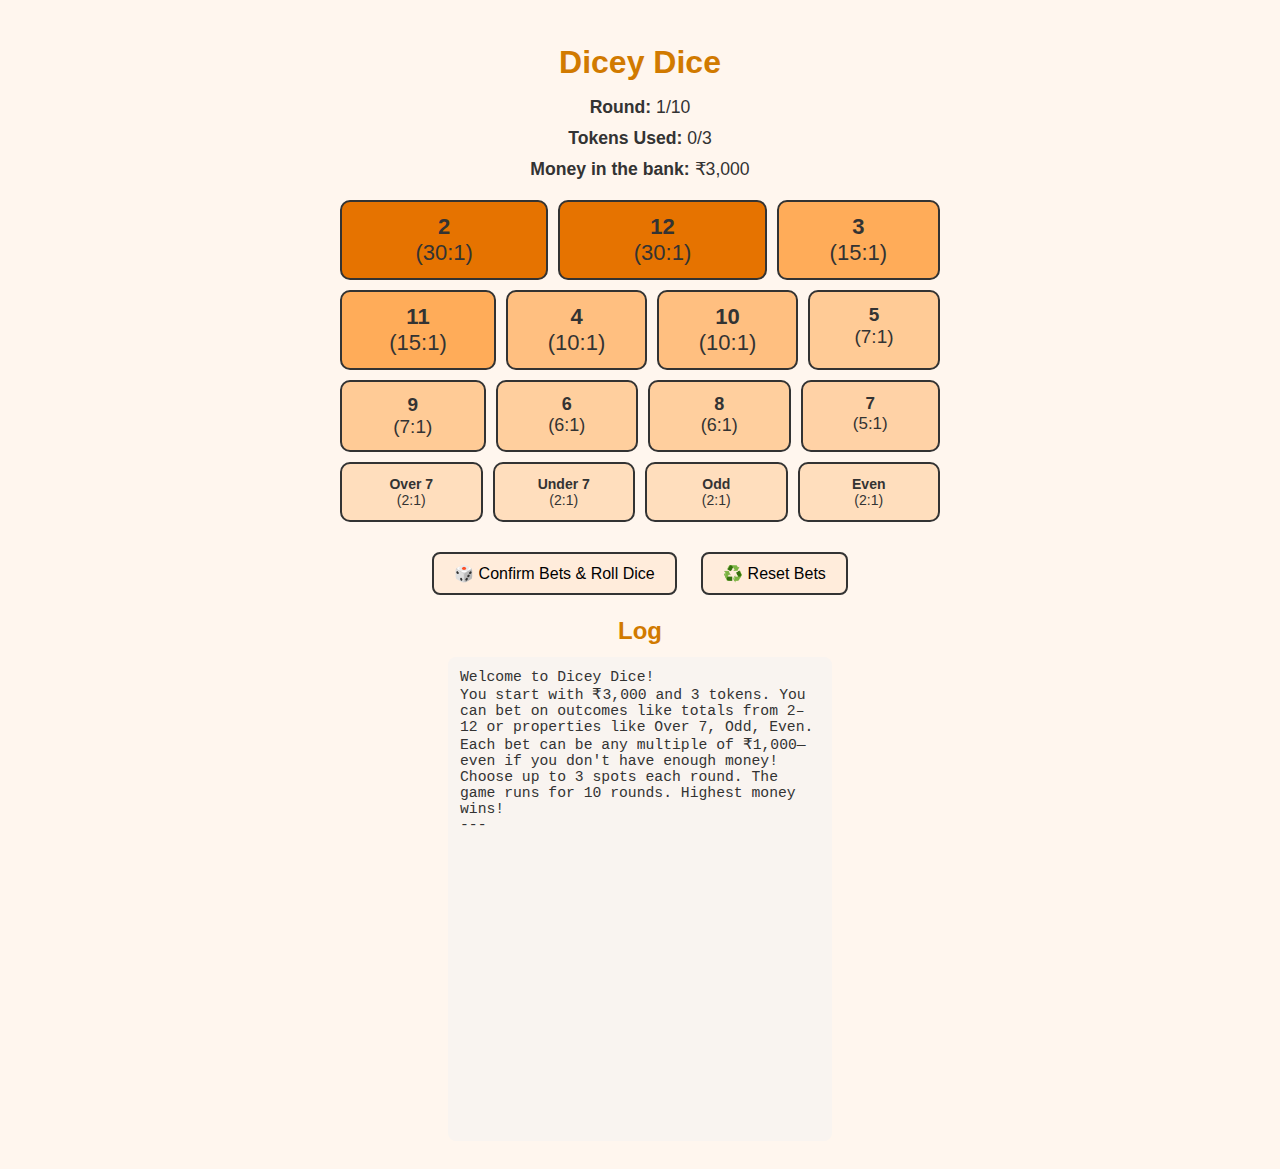
<file: index.html>
<!DOCTYPE html>
<html lang="en">
	<head>
		<meta charset="UTF-8" />
		<meta name="viewport" content="width=device-width, initial-scale=1.0" />
		<link rel="stylesheet" href="style.css" />
		<title>Dicey Dice - Single Player</title>
	</head>
	<body>
		<h1>Dicey Dice</h1>
		<div class="status">
			<strong>Round:</strong> <span id="round">1</span>/10
		</div>
		<div class="status">
			<strong>Tokens Used:</strong> <span id="tokens-used">0</span>/3
		</div>
		<div class="status">
			<strong>Money in the bank:</strong> ₹<span id="money">3000</span>
		</div>

		<div class="board" id="board"></div>

		<button id="roll-btn" onclick="rollDice()">
			🎲 Confirm Bets & Roll Dice
		</button>
		<button id="reset-btn" onclick="resetRound()">♻️ Reset Bets</button>
		<audio
			id="dice-sound"
			src="sounds/dice-roll.mp3"
			preload="auto"
		></audio>

		<div id="popup" class="popup hidden">
			<div class="popup-content">
				<p id="popup-label">How much do you want to bet on:</p>
				<input
					type="number"
					id="popup-input"
					step="1000"
					min="1000"
					value="1000"
				/>
				<div class="popup-actions">
					<button class="popup-btn" id="popup-confirm">✅ Bet</button>
					<button class="popup-btn cancel" id="popup-cancel">
						❌ Cancel
					</button>
				</div>
			</div>
		</div>

		<h2>Log</h2>
		<pre id="log"></pre>

		<script src="script.js"></script>
	</body>
</html>
</file>
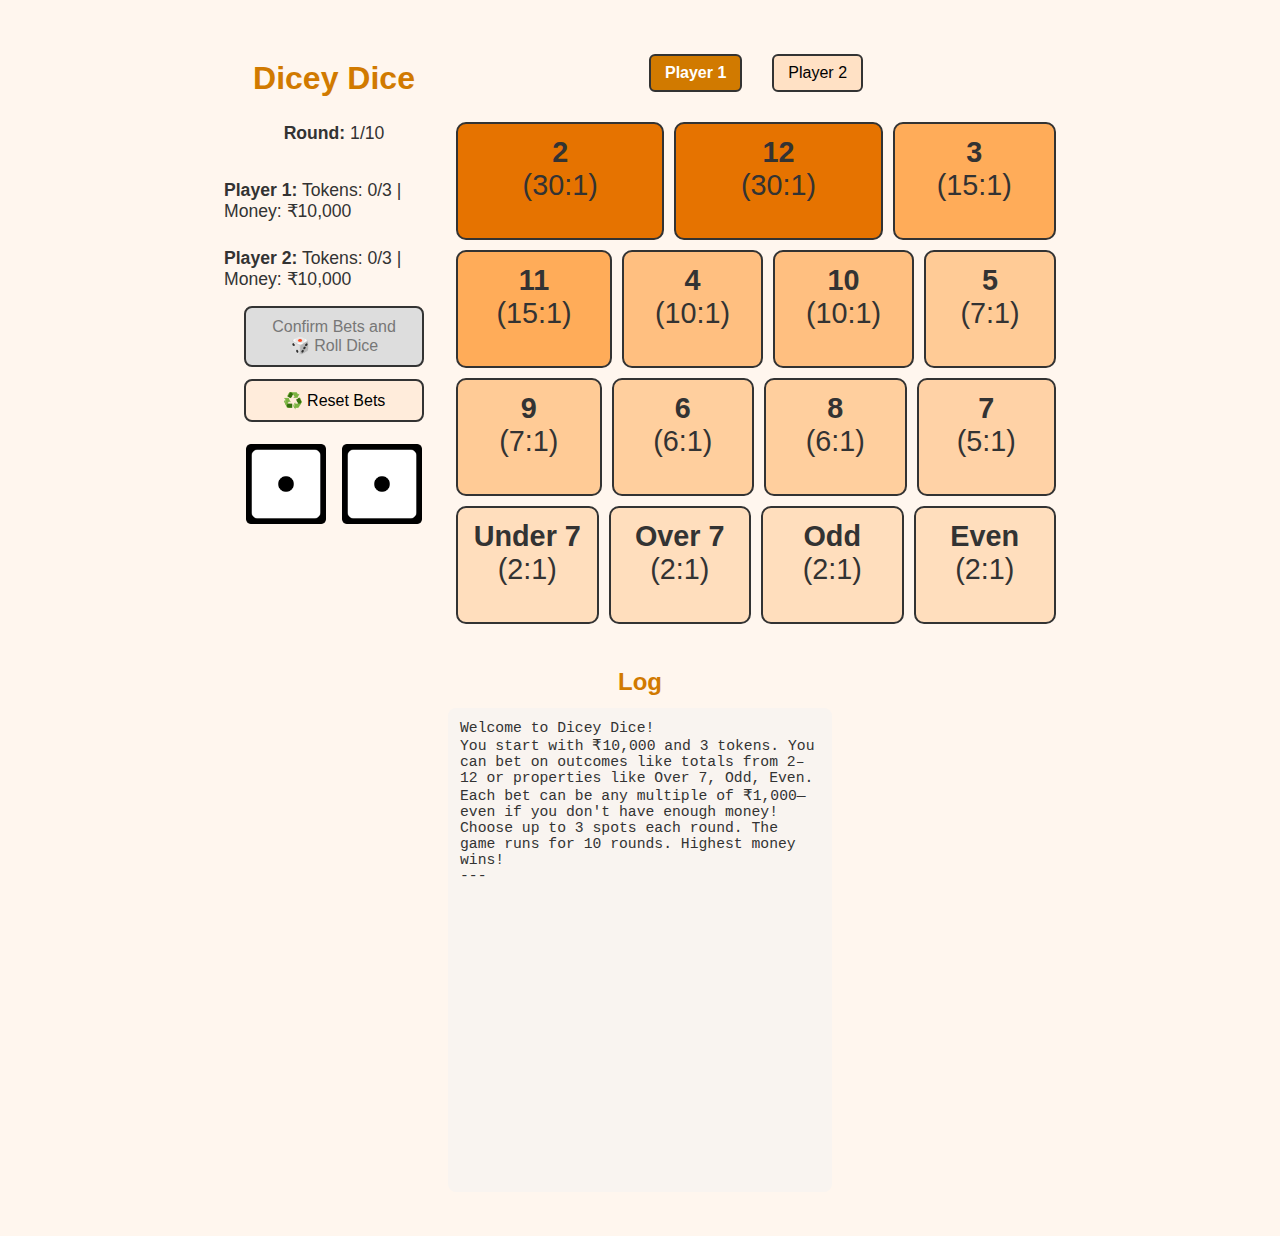
<file: multiplayer.html>
<!DOCTYPE html>
<html lang="en">
	<head>
		<meta charset="UTF-8" />
		<meta name="viewport" content="width=device-width, initial-scale=1.0" />
		<link rel="stylesheet" href="css/style-multi.css" />
		<title>Dicey Dice - Single Player</title>
	</head>
	<body>
		<div class="main-layout">
			<div class="sidebar left">
				<h1>Dicey Dice</h1>
				<div class="status">
					<strong>Round:</strong> <span id="round">1</span>/10
				</div>
				<div id="player-stats"></div>

				<button id="roll-btn" onclick="rollDice()">
					Confirm Bets and 🎲 Roll Dice
				</button>
				<button id="reset-btn" onclick="resetRound()">
					♻️ Reset Bets
				</button>
				<div class="dice-display">
					<img
						id="dice1"
						src="images/dice-1.png"
						alt="Dice 1"
						class="dice-img"
					/>
					<img
						id="dice2"
						src="images/dice-1.png"
						alt="Dice 2"
						class="dice-img"
					/>
				</div>
			</div>

			<div>
				<div class="player-buttons" id="player-buttons"></div>
				<div class="board" id="board"></div>
			</div>

			<div class="sidebar right">
				<h2>Log</h2>
				<pre id="log"></pre>
			</div>
		</div>
		<audio
			id="dice-sound"
			src="sounds/dice-roll.mp3"
			preload="auto"
		></audio>

		<div id="popup" class="popup hidden">
			<div class="popup-content">
				<p id="popup-label">How much do you want to bet on:</p>
				<input
					type="number"
					id="popup-input"
					step="1000"
					min="1000"
					value="1000"
				/>
				<div class="popup-actions">
					<button class="popup-btn" id="popup-confirm">✅ Bet</button>
					<button class="popup-btn cancel" id="popup-cancel">
						❌ Cancel
					</button>
				</div>
			</div>
		</div>
		<script>
			// Get player count from URL
			const urlParams = new URLSearchParams(window.location.search);
			window.numPlayers = parseInt(urlParams.get("players")) || 2;
		</script>
		<script src="js/script-multi.js"></script>
	</body>
</html>
</file>
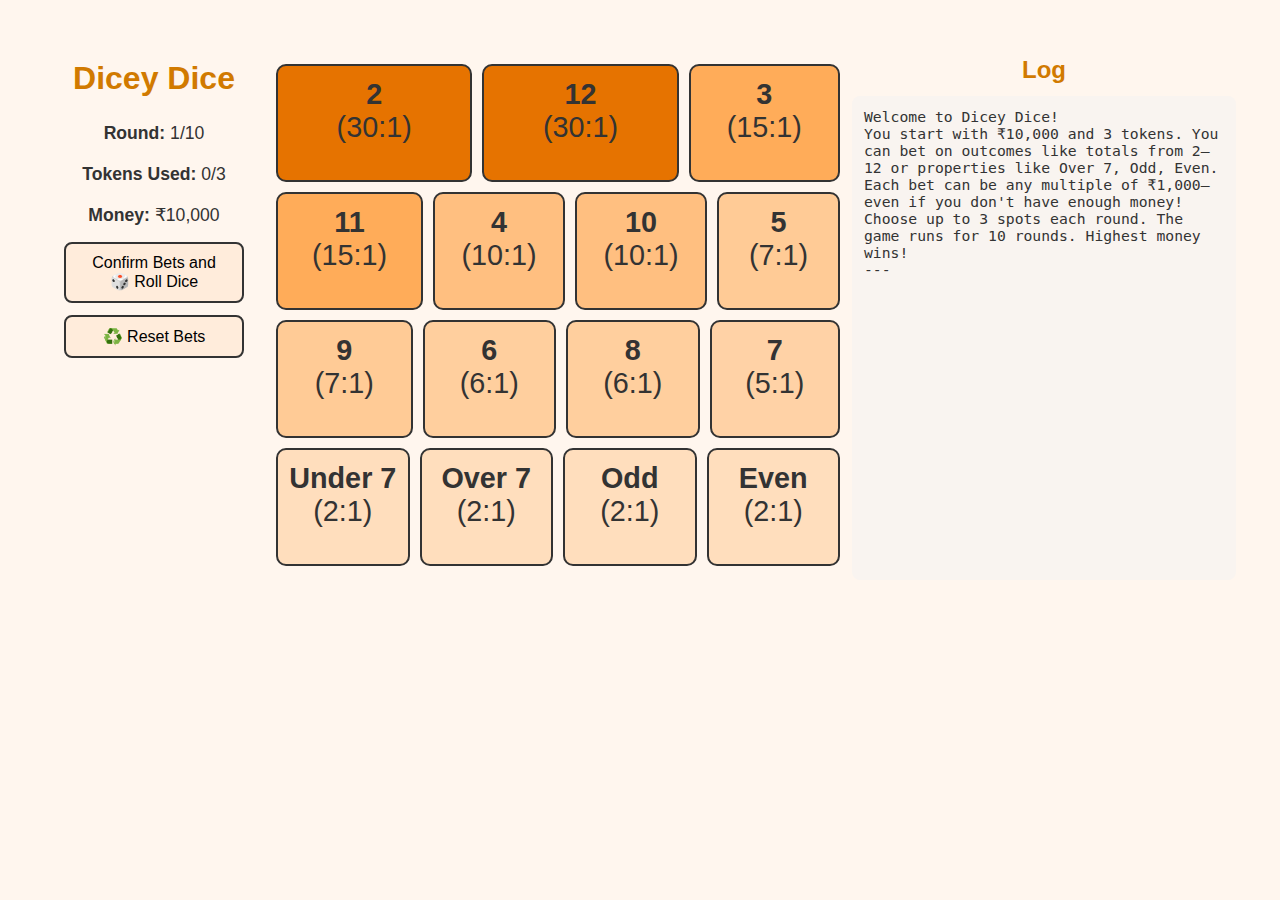
<file: singleplayer.html>
<!DOCTYPE html>
<html lang="en">
	<head>
		<meta charset="UTF-8" />
		<meta name="viewport" content="width=device-width, initial-scale=1.0" />
		<link rel="stylesheet" href="css/style-single.css" />
		<title>Dicey Dice - Single Player</title>
	</head>
	<body>
		<div class="main-layout">
			<div class="sidebar left">
				<h1>Dicey Dice</h1>
				<div class="status">
					<strong>Round:</strong> <span id="round">1</span>/10
				</div>
				<div class="status">
					<strong>Tokens Used:</strong>
					<span id="tokens-used">0</span>/3
				</div>
				<div class="status">
					<strong>Money:</strong> ₹<span id="money">3000</span>
				</div>

				<button id="roll-btn" onclick="rollDice()">
					Confirm Bets and 🎲 Roll Dice
				</button>
				<button id="reset-btn" onclick="resetRound()">
					♻️ Reset Bets
				</button>
			</div>

			<div class="board" id="board"></div>

			<div class="sidebar right">
				<h2>Log</h2>
				<pre id="log"></pre>
			</div>
		</div>
		<audio
			id="dice-sound"
			src="sounds/dice-roll.mp3"
			preload="auto"
		></audio>

		<div id="popup" class="popup hidden">
			<div class="popup-content">
				<p id="popup-label">How much do you want to bet on:</p>
				<input
					type="number"
					id="popup-input"
					step="1000"
					min="1000"
					value="1000"
				/>
				<div class="popup-actions">
					<button class="popup-btn" id="popup-confirm">✅ Bet</button>
					<button class="popup-btn cancel" id="popup-cancel">
						❌ Cancel
					</button>
				</div>
			</div>
		</div>
		<script src="js/script-single.js"></script>
	</body>
</html>
</file>
<file: style.css>
body {
	font-family: sans-serif;
	padding: 20px;
	background-color: #fff6ee;
	color: #333;
	text-align: center;
}
h1,
h2,
h3 {
	color: #d17a00;
	margin: 0.5em 0;
}
.board {
	display: flex;
	flex-wrap: wrap;
	justify-content: center;
	gap: 10px;
	margin: 20px auto;
	max-width: 800px;
}
.space {
	padding: 12px;
	text-align: center;
	cursor: pointer;
	border-radius: 10px;
	transition: background-color 0.2s, transform 0.2s;
	border: 2px solid #333;
	color: #333;
}
.space:hover {
	opacity: 0.9;
}
.selected {
	border-color: #006400 !important;
	background-color: #aadfbb !important;
	box-shadow: 0 0 12px #7fd19e;
}
button {
	padding: 10px 20px;
	margin: 10px;
	background-color: #ffecdb;
	border: 2px solid #333;
	border-radius: 8px;
	font-size: 1rem;
	cursor: pointer;
}
button:hover:enabled {
	background-color: #ffe1c5;
}
button:disabled {
	background-color: #ddd;
	color: #777;
	cursor: not-allowed;
}
.status {
	margin: 10px 0;
	font-size: 1.1rem;
}
pre {
	text-align: left;
	background: #f9f4f0;
	padding: 10px;
	border-radius: 8px;
	margin: 0 auto;
	max-width: 800px;
	height: 220px;
	overflow-y: auto;
	white-space: pre-wrap;
}
.win {
	color: green;
	font-weight: bold;
}
.lose {
	color: crimson;
	font-weight: bold;
}
.bet-amount {
	font-size: 0.9rem;
	color: #006400;
	margin-top: 4px;
}
.popup {
	position: fixed;
	top: 0;
	left: 0;
	right: 0;
	bottom: 0;
	background: rgba(0, 0, 0, 0.4);
	display: flex;
	align-items: center;
	justify-content: center;
	z-index: 10;
}

.popup.hidden {
	display: none;
}

.popup-content {
	background-color: #ffecdb;
	border-radius: 16px;
	padding: 28px 24px;
	box-shadow: 0 8px 20px rgba(0, 0, 0, 0.2);
	text-align: center;
	border: 2px solid #d17a00;
	max-width: 400px; /* wider than before */
	width: 90%;
	display: flex;
	flex-direction: column;
	align-items: center;
}

.popup-content p {
	margin-bottom: 1.2rem;
	font-size: 1.1rem;
	color: #333;
	text-align: center;
}

#popup-input {
	width: 100%;
	padding: 10px;
	font-size: 1.1rem;
	border: 2px solid #d17a00;
	border-radius: 10px;
	margin-bottom: 1rem;
	background-color: #fff6ee;
	text-align: center;
}

.popup-actions {
	display: flex;
	justify-content: space-around;
	gap: 10px;
}

.popup-btn {
	padding: 10px 16px;
	font-size: 1rem;
	border: none;
	border-radius: 10px;
	cursor: pointer;
	background-color: #ffe1c5;
	border: 2px solid #d17a00;
	transition: background-color 0.2s;
}

.popup-btn:hover {
	background-color: #ffdbac;
}

.popup-btn.cancel {
	background-color: #f8d2d2;
	border-color: #aa0000;
}

.popup-btn.cancel:hover {
	background-color: #f5b9b9;
}

.main-layout {
	display: flex;
	gap: 4px; /* reduced from 20px */
	align-items: flex-start;
	justify-content: center;
	padding: 1rem;
	flex-wrap: wrap;
}

.sidebar {
	flex: 0 0 220px;
	display: flex;
	flex-direction: column;
	align-items: center;
}

.sidebar button {
	margin: 6px 0; /* top-bottom spacing */
	width: 100%;
	max-width: 180px;
}

.sidebar.left {
	text-align: left;
}

.sidebar.right {
	text-align: left;
	flex: 0 0 360px; /* match or exceed log width */
}

.board {
	flex: 1 1 500px;
	display: flex;
	flex-wrap: wrap;
	justify-content: center;
	gap: 10px;
	max-width: 600px;
}

pre#log {
	background: #f9f4f0;
	padding: 12px;
	border-radius: 8px;
	height: 460px; /* was 400px */
	width: 360px; /* was 220px */
	overflow-y: auto;
	white-space: pre-wrap;
	font-size: 0.92rem;
}
</file>
<file: css/style-multi.css>
body {
	font-family: sans-serif;
	padding: 20px;
	background-color: #fff6ee;
	color: #333;
	text-align: center;
}
h1,
h2,
h3 {
	color: #d17a00;
	margin: 0.5em 0;
}
.board {
	margin: 20px auto;
	flex: 1 1 500px;
	display: flex;
	flex-wrap: wrap;
	justify-content: center;
	gap: 10px;
	max-width: 600px;
}
.space {
	padding: 12px;
	text-align: center;
	cursor: pointer;
	border-radius: 10px;
	transition: background-color 0.2s, transform 0.2s;
	border: 2px solid #333;
	color: #333;
}
.space:hover {
	opacity: 0.9;
}
.selected {
	border-color: #006400 !important;
	background-color: #aadfbb !important;
	box-shadow: 0 0 12px #7fd19e;
}
button {
	padding: 10px 20px;
	margin: 10px;
	background-color: #ffecdb;
	border: 2px solid #333;
	border-radius: 8px;
	font-size: 1rem;
	cursor: pointer;
}
button:hover:enabled {
	background-color: #ffe1c5;
}
button:disabled {
	background-color: #ddd;
	color: #777;
	cursor: not-allowed;
}
.status {
	margin: 10px 0;
	font-size: 1.1rem;
}
pre {
	text-align: left;
	background: #f9f4f0;
	padding: 10px;
	border-radius: 8px;
	margin: 0 auto;
	max-width: 800px;
	height: 220px;
	overflow-y: auto;
	white-space: pre-wrap;
}
.win {
	color: green;
	font-weight: bold;
}
.lose {
	color: crimson;
	font-weight: bold;
}
.bet-amount {
	font-size: 0.85rem;
	color: #333;
	text-align: center;
	margin: 2px 0;
}
.popup {
	position: fixed;
	top: 0;
	left: 0;
	right: 0;
	bottom: 0;
	background: rgba(0, 0, 0, 0.4);
	display: flex;
	align-items: center;
	justify-content: center;
	z-index: 10;
}

.popup.hidden {
	display: none;
}

.popup-content {
	background-color: #ffecdb;
	border-radius: 16px;
	padding: 28px 24px;
	box-shadow: 0 8px 20px rgba(0, 0, 0, 0.2);
	text-align: center;
	border: 2px solid #d17a00;
	max-width: 400px; /* wider than before */
	width: 90%;
	display: flex;
	flex-direction: column;
	align-items: center;
}

.popup-content p {
	margin-bottom: 1.2rem;
	font-size: 1.1rem;
	color: #333;
	text-align: center;
}

#popup-input {
	width: 100%;
	padding: 10px;
	font-size: 1.1rem;
	border: 2px solid #d17a00;
	border-radius: 10px;
	margin-bottom: 1rem;
	background-color: #fff6ee;
	text-align: center;
}

.popup-actions {
	display: flex;
	justify-content: space-around;
	gap: 10px;
}

.popup-btn {
	padding: 10px 16px;
	font-size: 1rem;
	border: none;
	border-radius: 10px;
	cursor: pointer;
	background-color: #ffe1c5;
	border: 2px solid #d17a00;
	transition: background-color 0.2s;
}

.popup-btn:hover {
	background-color: #ffdbac;
}

.popup-btn.cancel {
	background-color: #f8d2d2;
	border-color: #aa0000;
}

.popup-btn.cancel:hover {
	background-color: #f5b9b9;
}

.main-layout {
	display: flex;
	gap: 12px; /* reduced from 20px */
	align-items: flex-start;
	justify-content: center;
	padding: 1rem;
	flex-wrap: wrap;
}

.sidebar {
	flex: 0 0 220px;
	display: flex;
	flex-direction: column;
	align-items: center;
}

.sidebar button {
	margin: 6px 0; /* top-bottom spacing */
	width: 100%;
	max-width: 180px;
}

.sidebar.left {
	text-align: left;
}

.sidebar.right {
	text-align: left;
	flex: 0 0 360px; /* match or exceed log width */
}

pre#log {
	background: #f9f4f0;
	padding: 12px;
	border-radius: 8px;
	height: 460px; /* was 400px */
	width: 360px; /* was 220px */
	overflow-y: auto;
	white-space: pre-wrap;
	font-size: 0.92rem;
}

.player-buttons {
	margin-bottom: 1rem;
	display: flex;
	justify-content: center;
	gap: 10px;
}

.player-buttons button {
	padding: 8px 14px;
	font-size: 1rem;
	border: 2px solid #333;
	border-radius: 6px;
	background-color: #ffe1c5;
	cursor: pointer;
}

.player-buttons button.active-player {
	background-color: #d17a00;
	color: white;
	font-weight: bold;
}

.player-buttons button.has-bet {
	background-color: #62c462 !important;
	color: white;
	font-weight: bold;
}

#player-stats {
	display: flex;
	flex-direction: column;
	align-items: flex-start;
	gap: 6px;
	margin-top: 1rem;
	font-size: 1rem;
}

.dice-display {
	display: flex;
	justify-content: center;
	align-items: center;
	gap: 1rem;
	margin-top: 1rem;
}

.dice-img {
	width: 80px;
	height: 80px;
	transition: transform 0.2s ease;
}

.invalid-input {
	border: 2px solid red;
}
</file>
<file: css/style-single.css>
body {
	font-family: sans-serif;
	padding: 20px;
	background-color: #fff6ee;
	color: #333;
	text-align: center;
}
h1,
h2,
h3 {
	color: #d17a00;
	margin: 0.5em 0;
}
.board {
	margin: 20px auto;
	flex: 1 1 500px;
	display: flex;
	flex-wrap: wrap;
	justify-content: center;
	gap: 10px;
	max-width: 600px;
}
.space {
	padding: 12px;
	text-align: center;
	cursor: pointer;
	border-radius: 10px;
	transition: background-color 0.2s, transform 0.2s;
	border: 2px solid #333;
	color: #333;
}
.space:hover {
	opacity: 0.9;
}
.selected {
	border-color: #006400 !important;
	background-color: #aadfbb !important;
	box-shadow: 0 0 12px #7fd19e;
}
button {
	padding: 10px 20px;
	margin: 10px;
	background-color: #ffecdb;
	border: 2px solid #333;
	border-radius: 8px;
	font-size: 1rem;
	cursor: pointer;
}
button:hover:enabled {
	background-color: #ffe1c5;
}
button:disabled {
	background-color: #ddd;
	color: #777;
	cursor: not-allowed;
}
.status {
	margin: 10px 0;
	font-size: 1.1rem;
}
pre {
	text-align: left;
	background: #f9f4f0;
	padding: 10px;
	border-radius: 8px;
	margin: 0 auto;
	max-width: 800px;
	height: 220px;
	overflow-y: auto;
	white-space: pre-wrap;
}
.win {
	color: green;
	font-weight: bold;
}
.lose {
	color: crimson;
	font-weight: bold;
}
.bet-amount {
	font-size: 0.85rem;
	color: #333;
	margin: 2px 0;
	text-align: center;
}
.popup {
	position: fixed;
	top: 0;
	left: 0;
	right: 0;
	bottom: 0;
	background: rgba(0, 0, 0, 0.4);
	display: flex;
	align-items: center;
	justify-content: center;
	z-index: 10;
}

.popup.hidden {
	display: none;
}

.popup-content {
	background-color: #ffecdb;
	border-radius: 16px;
	padding: 28px 24px;
	box-shadow: 0 8px 20px rgba(0, 0, 0, 0.2);
	text-align: center;
	border: 2px solid #d17a00;
	max-width: 400px; /* wider than before */
	width: 90%;
	display: flex;
	flex-direction: column;
	align-items: center;
}

.popup-content p {
	margin-bottom: 1.2rem;
	font-size: 1.1rem;
	color: #333;
	text-align: center;
}

#popup-input {
	width: 100%;
	padding: 10px;
	font-size: 1.1rem;
	border: 2px solid #d17a00;
	border-radius: 10px;
	margin-bottom: 1rem;
	background-color: #fff6ee;
	text-align: center;
}

.popup-actions {
	display: flex;
	justify-content: space-around;
	gap: 10px;
}

.popup-btn {
	padding: 10px 16px;
	font-size: 1rem;
	border: none;
	border-radius: 10px;
	cursor: pointer;
	background-color: #ffe1c5;
	border: 2px solid #d17a00;
	transition: background-color 0.2s;
}

.popup-btn:hover {
	background-color: #ffdbac;
}

.popup-btn.cancel {
	background-color: #f8d2d2;
	border-color: #aa0000;
}

.popup-btn.cancel:hover {
	background-color: #f5b9b9;
}

.main-layout {
	display: flex;
	gap: 12px; /* reduced from 20px */
	align-items: flex-start;
	justify-content: center;
	padding: 1rem;
	flex-wrap: wrap;
}

.sidebar {
	flex: 0 0 220px;
	display: flex;
	flex-direction: column;
	align-items: center;
}

.sidebar button {
	margin: 6px 0; /* top-bottom spacing */
	width: 100%;
	max-width: 180px;
}

.sidebar.left {
	text-align: left;
}

.sidebar.right {
	text-align: left;
	flex: 0 0 360px; /* match or exceed log width */
}

pre#log {
	background: #f9f4f0;
	padding: 12px;
	border-radius: 8px;
	height: 460px; /* was 400px */
	width: 360px; /* was 220px */
	overflow-y: auto;
	white-space: pre-wrap;
	font-size: 0.92rem;
}

.dice-display {
	display: flex;
	justify-content: center;
	align-items: center;
	gap: 1rem;
	margin-top: 1rem;
}

.dice-img {
	width: 80px;
	height: 80px;
	transition: transform 0.2s ease;
}

.invalid-input {
	border: 2px solid red;
}
</file>
